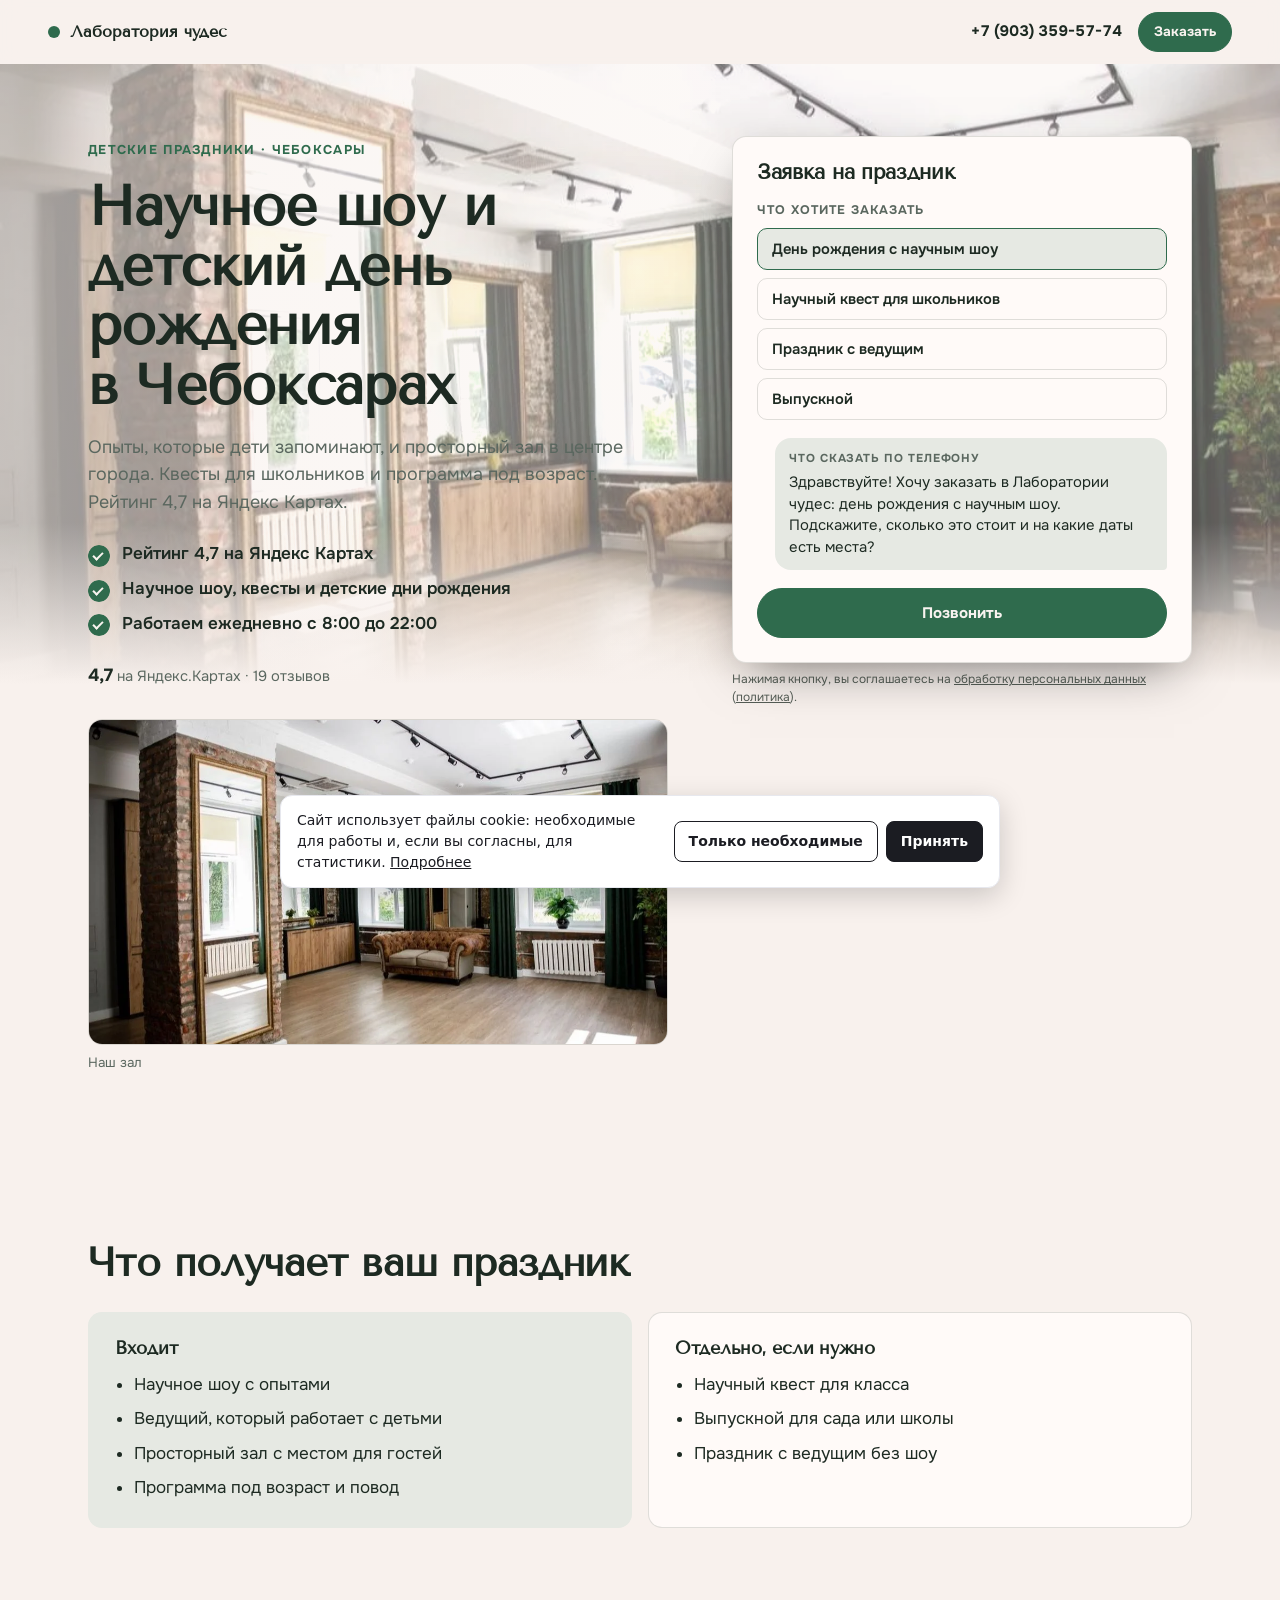
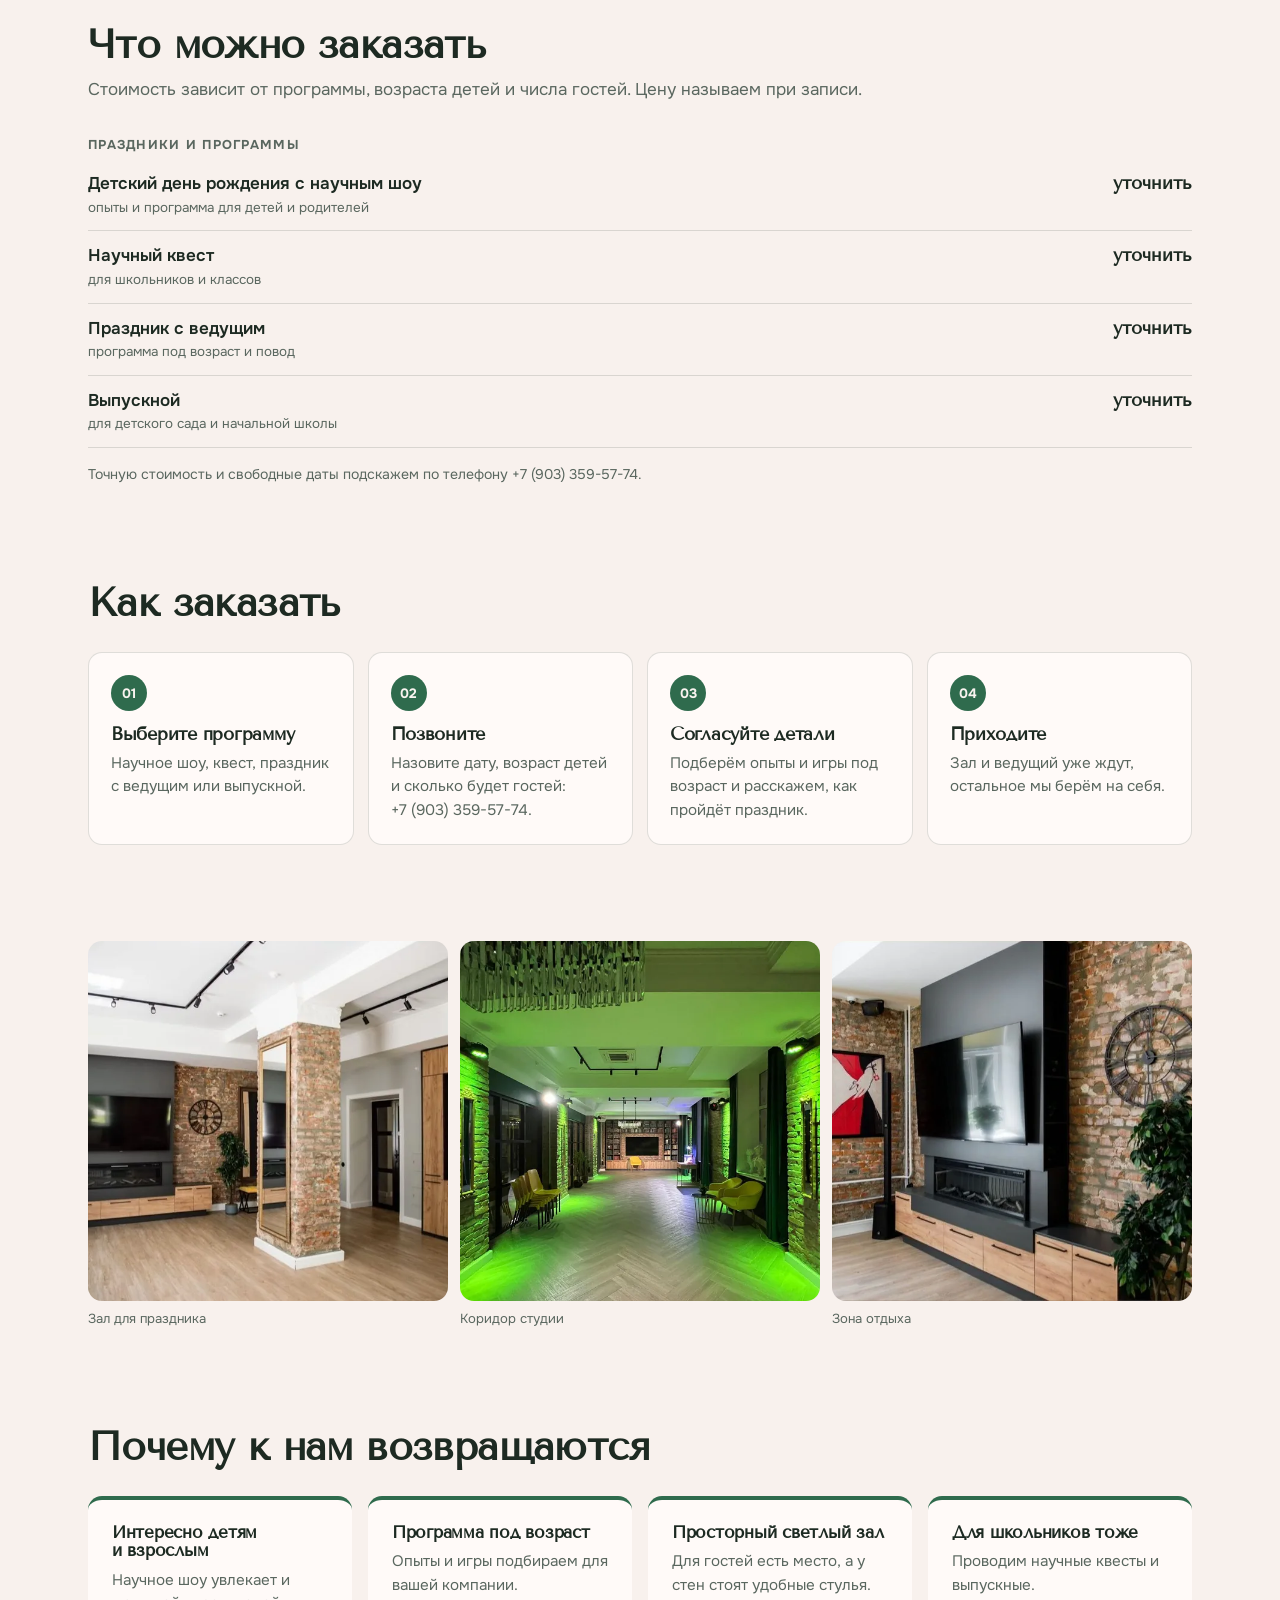
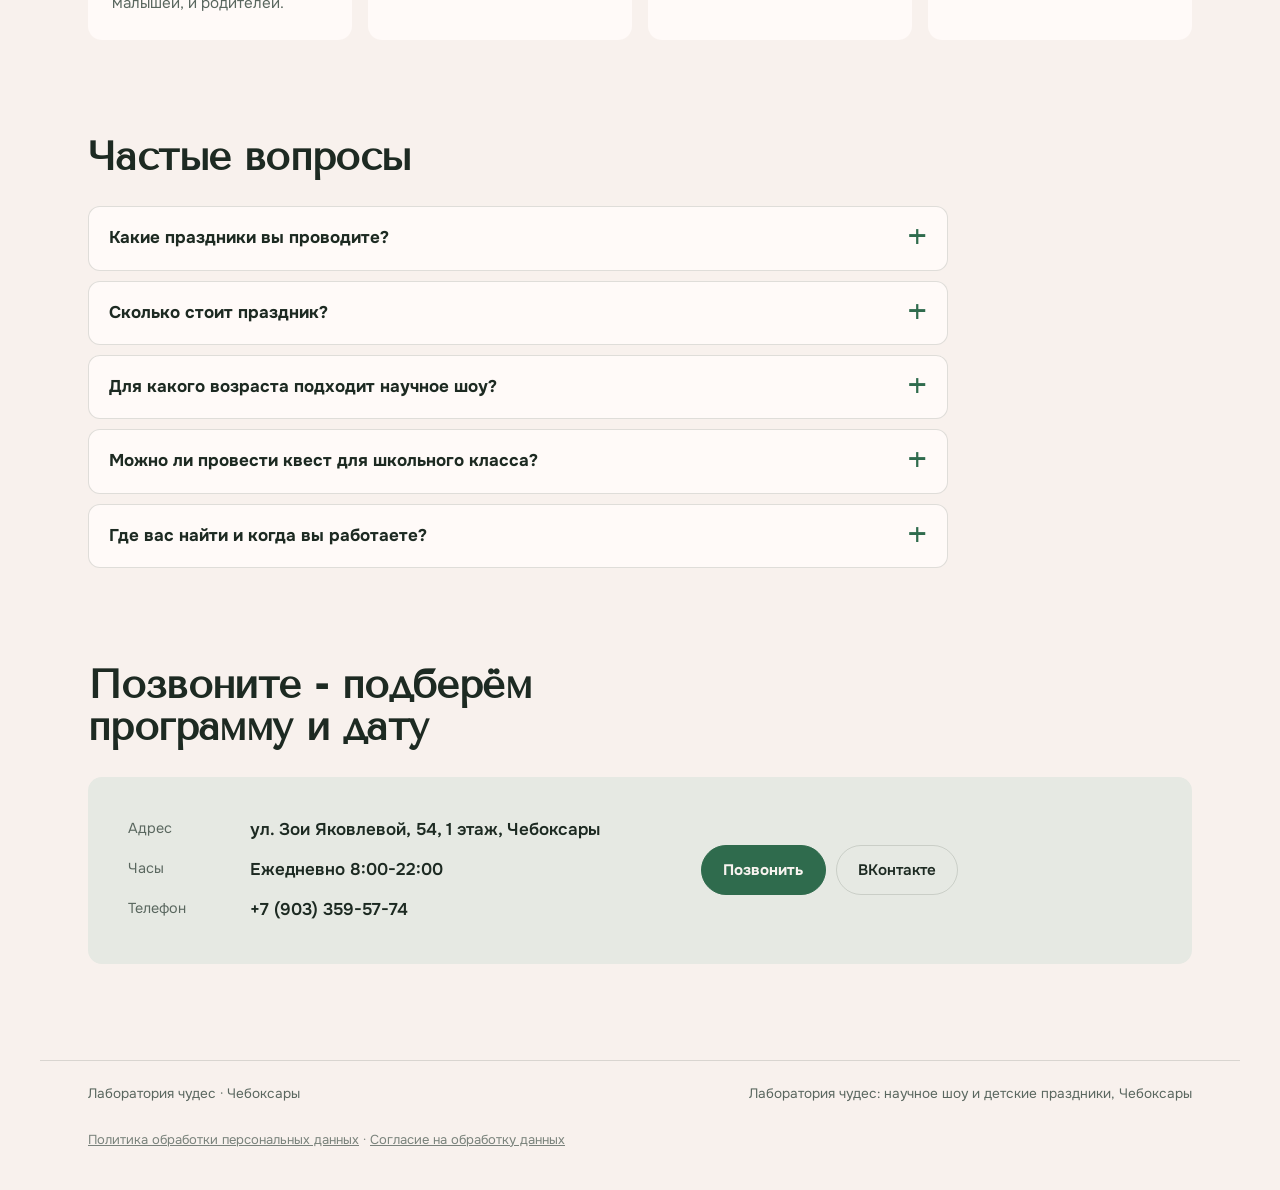
<file: index.html>
<!doctype html>
<html lang="ru">
<head>
<meta charset="utf-8">
<meta name="robots" content="noindex, nofollow" data-publish>
<meta name="viewport" content="width=device-width, initial-scale=1, viewport-fit=cover">
<title>Научное шоу и детские праздники в Чебоксарах - Лаборатория чудес</title>
<link rel="canonical" href="https://ajax55sv-cell.github.io/laboratoriya-chudes-cheboksary/">
<meta name="description" content="Лаборатория чудес в Чебоксарах: детские дни рождения с научным шоу, квесты для школьников. Улица Зои Яковлевой, 54. Звоните: +7 (903) 359-57-74.">
<meta property="og:type" content="website">
<meta property="og:title" content="Научное шоу и детские праздники в Чебоксарах - Лаборатория чудес">
<meta property="og:description" content="Лаборатория чудес в Чебоксарах: детские дни рождения с научным шоу, квесты для школьников. Улица Зои Яковлевой, 54. Звоните: +7 (903) 359-57-74.">
<meta property="og:image" content="https://ajax55sv-cell.github.io/laboratoriya-chudes-cheboksary/assets/og.jpg">
<link rel="preload" as="image" href="assets/hero.webp" fetchpriority="high">
<link rel="icon" href="data:image/svg+xml,%3Csvg xmlns=%27http://www.w3.org/2000/svg%27 viewBox=%270 0 32 32%27%3E%3Crect x=%276%27 y=%276%27 width=%2720%27 height=%2720%27 rx=%275%27 fill=%27%232f6b4d%27/%3E%3C/svg%3E">
<link rel="preconnect" href="https://fonts.googleapis.com">
<link rel="preconnect" href="https://fonts.gstatic.com" crossorigin>
<link href="https://fonts.googleapis.com/css2?family=Tenor+Sans&family=Onest:wght@400;500;600&display=swap" rel="stylesheet">
<style>
:root { --c-canvas: #f8f1ed; --c-surface: #fffaf8; --c-ink: #1d2a22; --c-ink-soft: #5a675f; --c-accent: #2f6b4d; --c-accent-ink: #f8f3ef; --c-accent-deep: #2f6b4d; --f-display: "Tenor Sans", "Trebuchet MS", "Segoe UI", system-ui, sans-serif; --f-text: "Onest", "Segoe UI", system-ui, sans-serif; --h1k: 1; }
</style>
<link rel="stylesheet" href="style-prod.css">
<style>
/* legal-add */
.legal-links{margin-top:10px;font-size:13px;opacity:.8;hyphens:none}
.legal-links a{color:inherit}
.ckn{margin:8px 0 0;font-size:12px;line-height:1.45;opacity:.75;hyphens:none}
.ckn a{color:inherit;text-decoration:underline}
.ckb{position:fixed;left:12px;right:12px;bottom:12px;z-index:9999;max-width:720px;margin:0 auto;padding:14px 16px;background:#fff;color:#1b1c22;border:1px solid #e7e8ee;border-radius:12px;box-shadow:0 8px 28px rgba(0,0,0,.18);font:400 14px/1.5 system-ui,-apple-system,"Segoe UI",Arial,sans-serif;hyphens:none;display:flex;gap:12px;align-items:center;flex-wrap:wrap}
.ckb p{margin:0;flex:1 1 280px}
.ckb a{color:inherit;text-decoration:underline}
.ckb__b{display:flex;gap:8px;flex-wrap:wrap}
.ckb button{font:inherit;font-weight:600;padding:9px 14px;border-radius:8px;border:1px solid #1b1c22;background:#fff;color:#1b1c22;cursor:pointer}
.ckb button[data-v="all"]{background:#1b1c22;color:#fff}
</style>
</head>
<body class="s-prod" id="top" data-wa="" data-tg="" data-max="">
<header class="s-bar" data-s-bar>
  <a class="s-bar__brand" href="#top"><i aria-hidden="true"></i>Лаборатория чудес</a>
  <div class="s-bar__right">
    <a class="s-bar__tel" href="tel:+79033595774">+7 (903) 359-57-74</a>
    <a class="s-btn s-btn--sm" href="#widget">Заказать</a>
  </div>
</header>
<main>
  <section class="s-hero">
    <div class="s-hero__text">
      <p class="s-eyebrow">Детские праздники · Чебоксары</p>
      <h1>Научное шоу и детский день рождения в Чебоксарах</h1>
      <p class="s-lead">Опыты, которые дети запоминают, и просторный зал в центре города. Квесты для школьников и программа под возраст. Рейтинг 4,7 на Яндекс Картах.</p>
      <ul class="s-ticks"><li>Рейтинг 4,7 на Яндекс Картах</li><li>Научное шоу, квесты и детские дни рождения</li><li>Работаем ежедневно с 8:00 до 22:00</li></ul>
      <p class="s-rating"><b>4,7</b> на Яндекс.Картах · 19 отзывов</p>
      <figure class="s-hero__photo"><img class="" src="assets/hero.webp" alt="Светлый зал для праздников с кирпичной стеной, шторами и диваном" loading="lazy" decoding="async" style="object-position:50% 50%"><figcaption>Наш зал</figcaption></figure>
    </div>
    <div class="s-hero__widget" id="widget"><form class="s-widget" data-s-calc data-base="0" data-min="0" data-min-note="минимальный заказ" data-per="{}" data-message="Здравствуйте! Хочу заказать в Лаборатории чудес: {выбор}. Подскажите, сколько это стоит и на какие даты есть места?" onsubmit="return false">
      <h2 class="s-widget__title">Заявка на праздник</h2>
      <fieldset><legend>Что хотите заказать</legend><div class="s-chips s-chips--col"><label class="s-chip s-chip--row"><input type="radio" name="ev" value="0" data-label="День рождения с научным шоу" data-price="0" checked><span>День рождения с научным шоу</span></label><label class="s-chip s-chip--row"><input type="radio" name="ev" value="1" data-label="Научный квест для школьников" data-price="0"><span>Научный квест для школьников</span></label><label class="s-chip s-chip--row"><input type="radio" name="ev" value="2" data-label="Праздник с ведущим" data-price="0"><span>Праздник с ведущим</span></label><label class="s-chip s-chip--row"><input type="radio" name="ev" value="3" data-label="Выпускной" data-price="0"><span>Выпускной</span></label></div></fieldset>
      <p class="s-total"><span>Цену назовём по телефону</span><b data-s-total>-</b></p>
      <div class="s-bubble" aria-live="polite"><span class="s-bubble__label">Что сказать по телефону</span><p data-s-bubble></p></div>
      <div class="s-send">
        <a class="s-btn s-btn--wide" href="tel:+79033595774">Позвонить</a>
        
      </div>
      </form><p class="ckn">Нажимая кнопку, вы соглашаетесь на <a href="soglasie.html">обработку персональных данных</a> (<a href="politika.html">политика</a>).</p></div>
    <figure class="s-hero__bg" aria-hidden="true"><img class="" src="assets/hero.webp" alt="Светлый зал для праздников с кирпичной стеной, шторами и диваном" decoding="async" style="object-position:50% 50%" fetchpriority="high"></figure>
  </section>

  <section class="s-section s-reveal">
    <header class="s-section__head"><h2>Что получает ваш праздник</h2></header>
    <div class="s-incl">
      <div><h3>Входит</h3><ul><li>Научное шоу с опытами</li><li>Ведущий, который работает с детьми</li><li>Просторный зал с местом для гостей</li><li>Программа под возраст и повод</li></ul></div>
      <div><h3>Отдельно, если нужно</h3><ul><li>Научный квест для класса</li><li>Выпускной для сада или школы</li><li>Праздник с ведущим без шоу</li></ul></div>
    </div>
  </section>

  <section class="s-section s-reveal" id="prices">
    <header class="s-section__head"><h2>Что можно заказать</h2><p>Стоимость зависит от программы, возраста детей и числа гостей. Цену называем при записи.</p></header>
    <div class="s-board"><div class="s-board__group">
      <h3 class="s-board__title">Праздники и программы</h3>
      <ul class="s-board__list">
        <li class="s-board__row"><span class="s-board__name">Детский день рождения с научным шоу<em>опыты и программа для детей и родителей</em></span><span class="s-board__dots" aria-hidden="true"></span><span class="s-board__price">уточнить</span></li>
        <li class="s-board__row"><span class="s-board__name">Научный квест<em>для школьников и классов</em></span><span class="s-board__dots" aria-hidden="true"></span><span class="s-board__price">уточнить</span></li>
        <li class="s-board__row"><span class="s-board__name">Праздник с ведущим<em>программа под возраст и повод</em></span><span class="s-board__dots" aria-hidden="true"></span><span class="s-board__price">уточнить</span></li>
        <li class="s-board__row"><span class="s-board__name">Выпускной<em>для детского сада и начальной школы</em></span><span class="s-board__dots" aria-hidden="true"></span><span class="s-board__price">уточнить</span></li>
      </ul>
    </div></div>
    <p class="s-note">Точную стоимость и свободные даты подскажем по телефону +7 (903) 359-57-74.</p>
  </section>

  <section class="s-section s-reveal">
    <header class="s-section__head"><h2>Как заказать</h2></header>
    <ol class="s-steps">
      <li class="s-steps__item"><span class="s-steps__n">01</span><h3>Выберите программу</h3><p>Научное шоу, квест, праздник с ведущим или выпускной.</p></li>
      <li class="s-steps__item"><span class="s-steps__n">02</span><h3>Позвоните</h3><p>Назовите дату, возраст детей и сколько будет гостей: +7 (903) 359-57-74.</p></li>
      <li class="s-steps__item"><span class="s-steps__n">03</span><h3>Согласуйте детали</h3><p>Подберём опыты и игры под возраст и расскажем, как пройдёт праздник.</p></li>
      <li class="s-steps__item"><span class="s-steps__n">04</span><h3>Приходите</h3><p>Зал и ведущий уже ждут, остальное мы берём на себя.</p></li>
    </ol>
  </section>

  <section class="s-photos s-reveal" aria-label="Фото"><figure><img class="" src="assets/a.webp" alt="Просторный зал с телевизором, кирпичными колоннами и деревянным полом" loading="lazy" decoding="async"><figcaption>Зал для праздника</figcaption></figure><figure><img class="" src="assets/b.webp" alt="Длинный коридор студии с зелёной подсветкой на кирпичных стенах" loading="lazy" decoding="async"><figcaption>Коридор студии</figcaption></figure><figure><img class="" src="assets/c.webp" alt="Гостиная зона с телевизором, камином и кирпичной стеной" loading="lazy" decoding="async"><figcaption>Зона отдыха</figcaption></figure></section>

  <section class="s-section s-reveal">
    <header class="s-section__head"><h2>Почему к нам возвращаются</h2></header>
    <ul class="s-promises">
      <li><h3>Интересно детям и взрослым</h3><p>Научное шоу увлекает и малышей, и родителей.</p></li>
      <li><h3>Программа под возраст</h3><p>Опыты и игры подбираем для вашей компании.</p></li>
      <li><h3>Просторный светлый зал</h3><p>Для гостей есть место, а у стен стоят удобные стулья.</p></li>
      <li><h3>Для школьников тоже</h3><p>Проводим научные квесты и выпускные.</p></li>
    </ul>
  </section>

  

  <section class="s-section s-reveal">
    <header class="s-section__head"><h2>Частые вопросы</h2></header>
    <div class="s-faq"><details><summary>Какие праздники вы проводите?</summary><p>Детские дни рождения с научным шоу, квесты для школьников, праздники с ведущим и выпускные.</p></details><details><summary>Сколько стоит праздник?</summary><p>Цена зависит от программы, возраста детей и числа гостей. Позвоните по номеру +7 (903) 359-57-74, и мы назовём стоимость под ваш праздник.</p></details><details><summary>Для какого возраста подходит научное шоу?</summary><p>Программу подбираем под возраст детей. Расскажите по телефону, сколько лет гостям, и мы предложим подходящие опыты.</p></details><details><summary>Можно ли провести квест для школьного класса?</summary><p>Да, у нас есть научные квесты для школьников.</p></details><details><summary>Где вас найти и когда вы работаете?</summary><p>Улица Зои Яковлевой, 54, первый этаж, Чебоксары. Работаем ежедневно с 8:00 до 22:00.</p></details></div>
  </section>

  <section class="s-section s-final s-reveal" id="contacts">
    <header class="s-section__head"><h2>Позвоните - подберём программу и дату</h2></header>
    <div class="s-contacts">
      <dl>
        <div><dt>Адрес</dt><dd>ул. Зои Яковлевой, 54, 1 этаж, Чебоксары</dd></div>
        <div><dt>Часы</dt><dd>Ежедневно 8:00-22:00</dd></div>
        <div><dt>Телефон</dt><dd><a href="tel:+79033595774">+7 (903) 359-57-74</a></dd></div>
      </dl>
      <div class="s-contacts__actions">
        <a class="s-btn" href="tel:+79033595774">Позвонить</a>
        <a class="s-btn s-btn--ghost" href="https://vk.ru/chebshow21" target="_blank" rel="noopener">ВКонтакте</a>
        
      </div>
    </div>
  </section>
</main>
<footer class="s-foot"><p>Лаборатория чудес · Чебоксары</p><p>Лаборатория чудес: научное шоу и детские праздники, Чебоксары</p><p class="legal-links"><a href="politika.html">Политика обработки персональных данных</a> · <a href="soglasie.html">Согласие на обработку данных</a></p></footer>
<nav class="s-dock" aria-label="Быстрая связь"><a class="s-btn" href="#widget">Заказать</a><a class="s-btn s-btn--ghost" href="tel:+79033595774">Позвонить</a></nav>
<script src="style.js" defer></script>
<script>
(function(){var K='cookie-choice';try{if(localStorage.getItem(K))return}catch(e){}
var b=document.createElement('div');b.className='ckb';b.setAttribute('role','dialog');b.setAttribute('aria-label','Файлы cookie');
b.innerHTML='<p>Сайт использует файлы cookie: необходимые для работы и, если вы согласны, для статистики. <a href="politika.html">Подробнее</a></p><div class="ckb__b"><button type="button" data-v="necessary">Только необходимые</button><button type="button" data-v="all">Принять</button></div>';
b.addEventListener('click',function(e){var v=e.target.getAttribute&&e.target.getAttribute('data-v');if(!v)return;try{localStorage.setItem(K,v)}catch(x){}try{document.dispatchEvent(new CustomEvent('cookie-choice',{detail:v}))}catch(x){}b.remove()});
document.body.appendChild(b)})();
</script>
<!-- legal-add -->
</body>
</html>
</file>
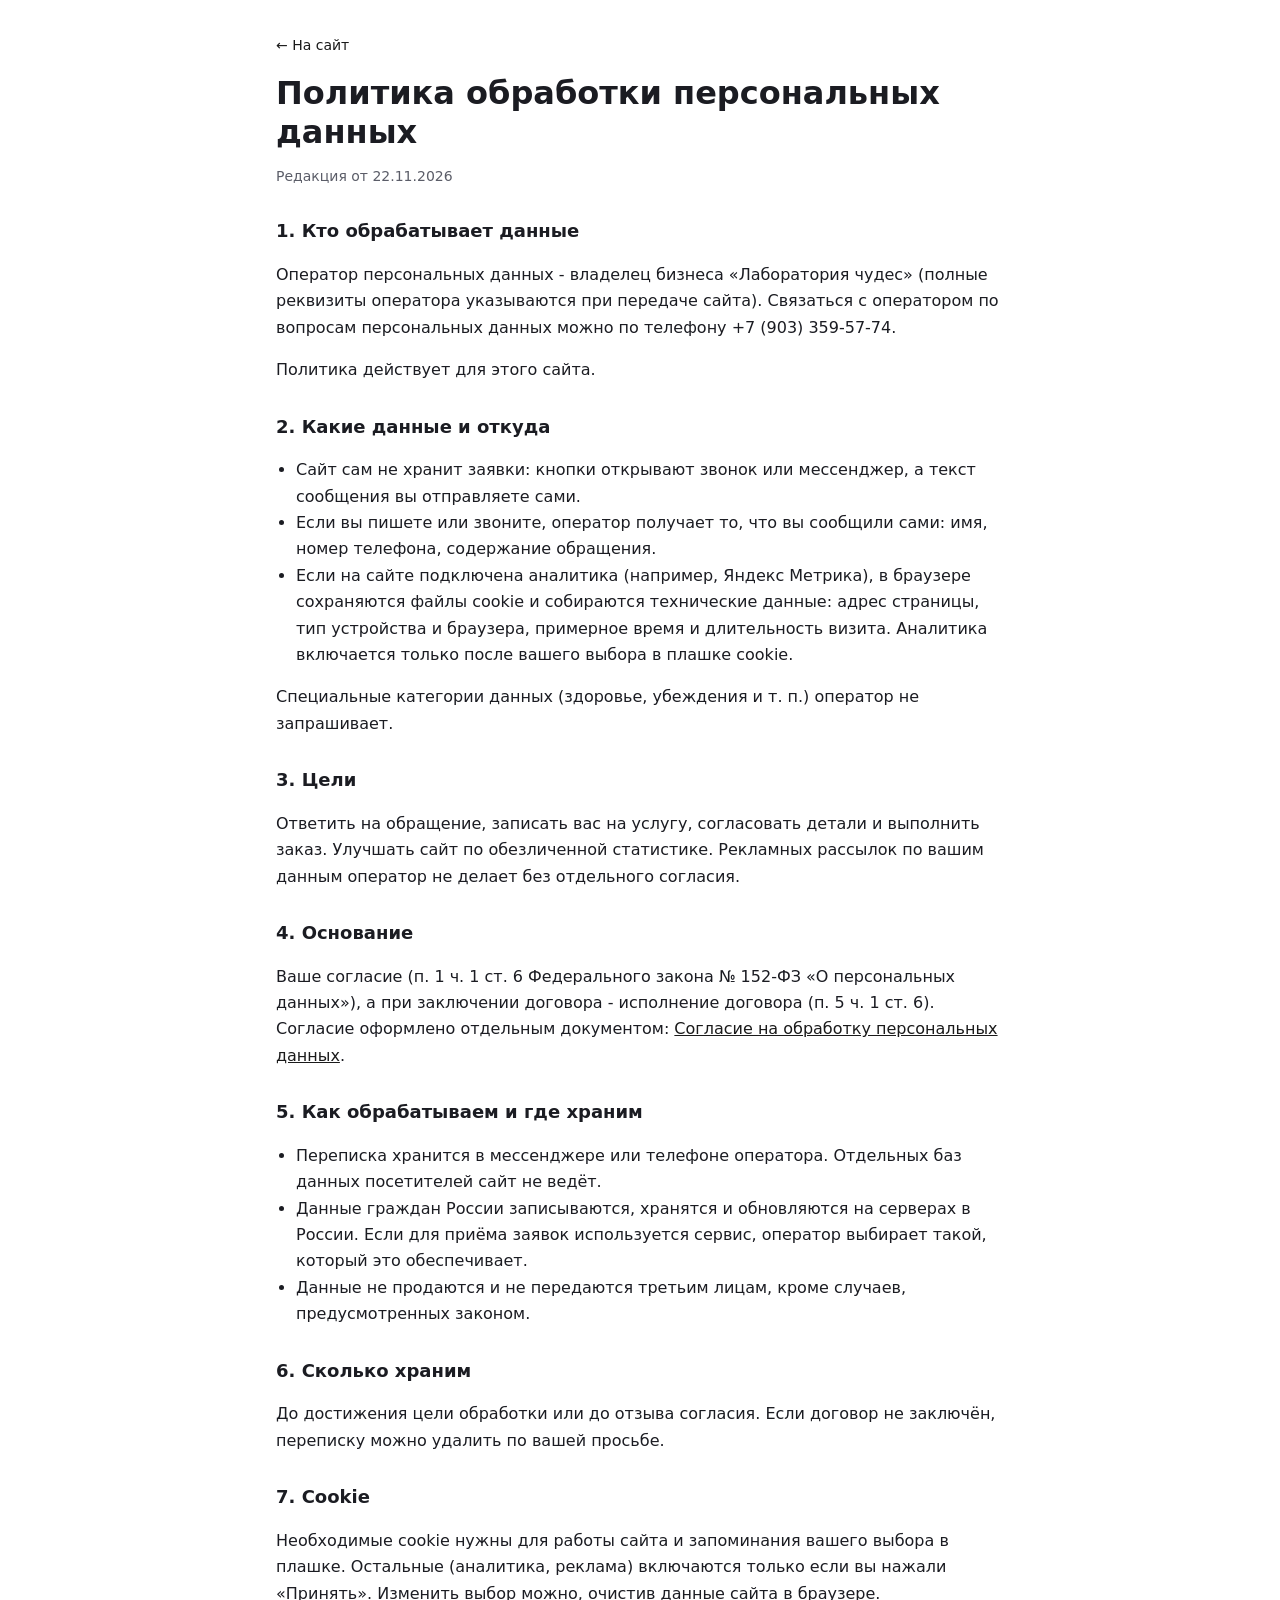
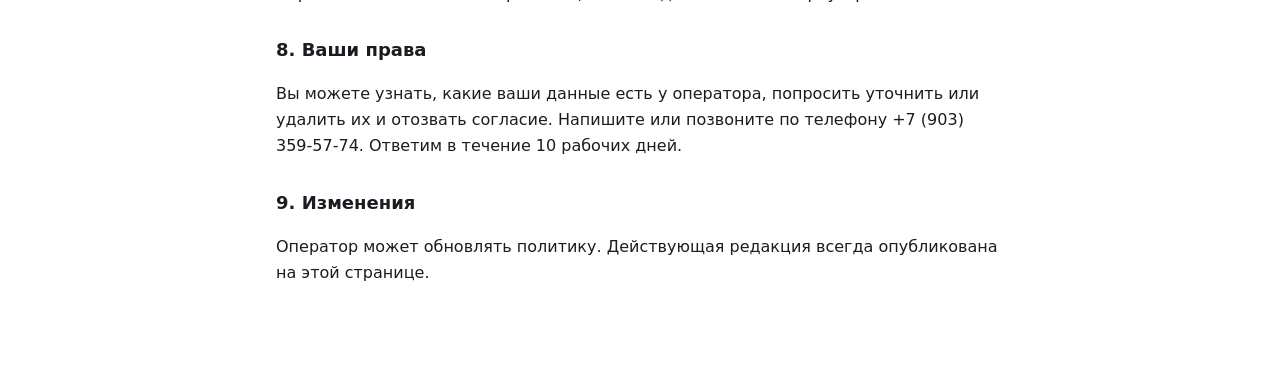
<file: politika.html>
<!doctype html>
<html lang="ru">
<head>
<meta charset="utf-8">
<meta name="viewport" content="width=device-width, initial-scale=1">
<title>Политика обработки персональных данных - Лаборатория чудес</title>
<style>:root{--accent:#1a1a1a;--ink:#1b1c22;--ink-2:#5b5d68;--line:#e7e8ee}
*{box-sizing:border-box}
html,body,h1,h2,p,li{hyphens:none;-webkit-hyphens:none}
body{margin:0;background:#fff;color:var(--ink);font:400 16px/1.65 system-ui,-apple-system,"Segoe UI",Arial,sans-serif}
main{max-width:760px;margin:0 auto;padding:32px 16px 64px}
a{color:var(--accent)}
h1{font-size:clamp(24px,4vw,32px);line-height:1.2;margin:16px 0 6px}
h2{font-size:18px;margin:28px 0 8px}
.muted{color:var(--ink-2);font-size:14px}
.back{font-size:14px;text-decoration:none}
ul{padding-left:20px}</style>
</head>
<body>
<main>
<a class="back" href="./">← На сайт</a>
<h1>Политика обработки персональных данных</h1>
<p class="muted">Редакция от 22.11.2026</p>

<h2>1. Кто обрабатывает данные</h2>
<p>Оператор персональных данных - владелец бизнеса «Лаборатория чудес» (полные реквизиты оператора указываются при передаче сайта). Связаться с оператором по вопросам персональных данных можно по телефону +7 (903) 359-57-74.</p>
<p>Политика действует для этого сайта.</p>

<h2>2. Какие данные и откуда</h2>
<ul>
<li>Сайт сам не хранит заявки: кнопки открывают звонок или мессенджер, а текст сообщения вы отправляете сами.</li>
<li>Если вы пишете или звоните, оператор получает то, что вы сообщили сами: имя, номер телефона, содержание обращения.</li>
<li>Если на сайте подключена аналитика (например, Яндекс Метрика), в браузере сохраняются файлы cookie и собираются технические данные: адрес страницы, тип устройства и браузера, примерное время и длительность визита. Аналитика включается только после вашего выбора в плашке cookie.</li>
</ul>
<p>Специальные категории данных (здоровье, убеждения и т. п.) оператор не запрашивает.</p>

<h2>3. Цели</h2>
<p>Ответить на обращение, записать вас на услугу, согласовать детали и выполнить заказ. Улучшать сайт по обезличенной статистике. Рекламных рассылок по вашим данным оператор не делает без отдельного согласия.</p>

<h2>4. Основание</h2>
<p>Ваше согласие (п. 1 ч. 1 ст. 6 Федерального закона № 152-ФЗ «О персональных данных»), а при заключении договора - исполнение договора (п. 5 ч. 1 ст. 6). Согласие оформлено отдельным документом: <a href="soglasie.html">Согласие на обработку персональных данных</a>.</p>

<h2>5. Как обрабатываем и где храним</h2>
<ul>
<li>Переписка хранится в мессенджере или телефоне оператора. Отдельных баз данных посетителей сайт не ведёт.</li>
<li>Данные граждан России записываются, хранятся и обновляются на серверах в России. Если для приёма заявок используется сервис, оператор выбирает такой, который это обеспечивает.</li>
<li>Данные не продаются и не передаются третьим лицам, кроме случаев, предусмотренных законом.</li>
</ul>

<h2>6. Сколько храним</h2>
<p>До достижения цели обработки или до отзыва согласия. Если договор не заключён, переписку можно удалить по вашей просьбе.</p>

<h2>7. Cookie</h2>
<p>Необходимые cookie нужны для работы сайта и запоминания вашего выбора в плашке. Остальные (аналитика, реклама) включаются только если вы нажали «Принять». Изменить выбор можно, очистив данные сайта в браузере.</p>

<h2>8. Ваши права</h2>
<p>Вы можете узнать, какие ваши данные есть у оператора, попросить уточнить или удалить их и отозвать согласие. Напишите или позвоните по телефону +7 (903) 359-57-74. Ответим в течение 10 рабочих дней.</p>

<h2>9. Изменения</h2>
<p>Оператор может обновлять политику. Действующая редакция всегда опубликована на этой странице.</p>

</main>
</body>
</html>
</file>
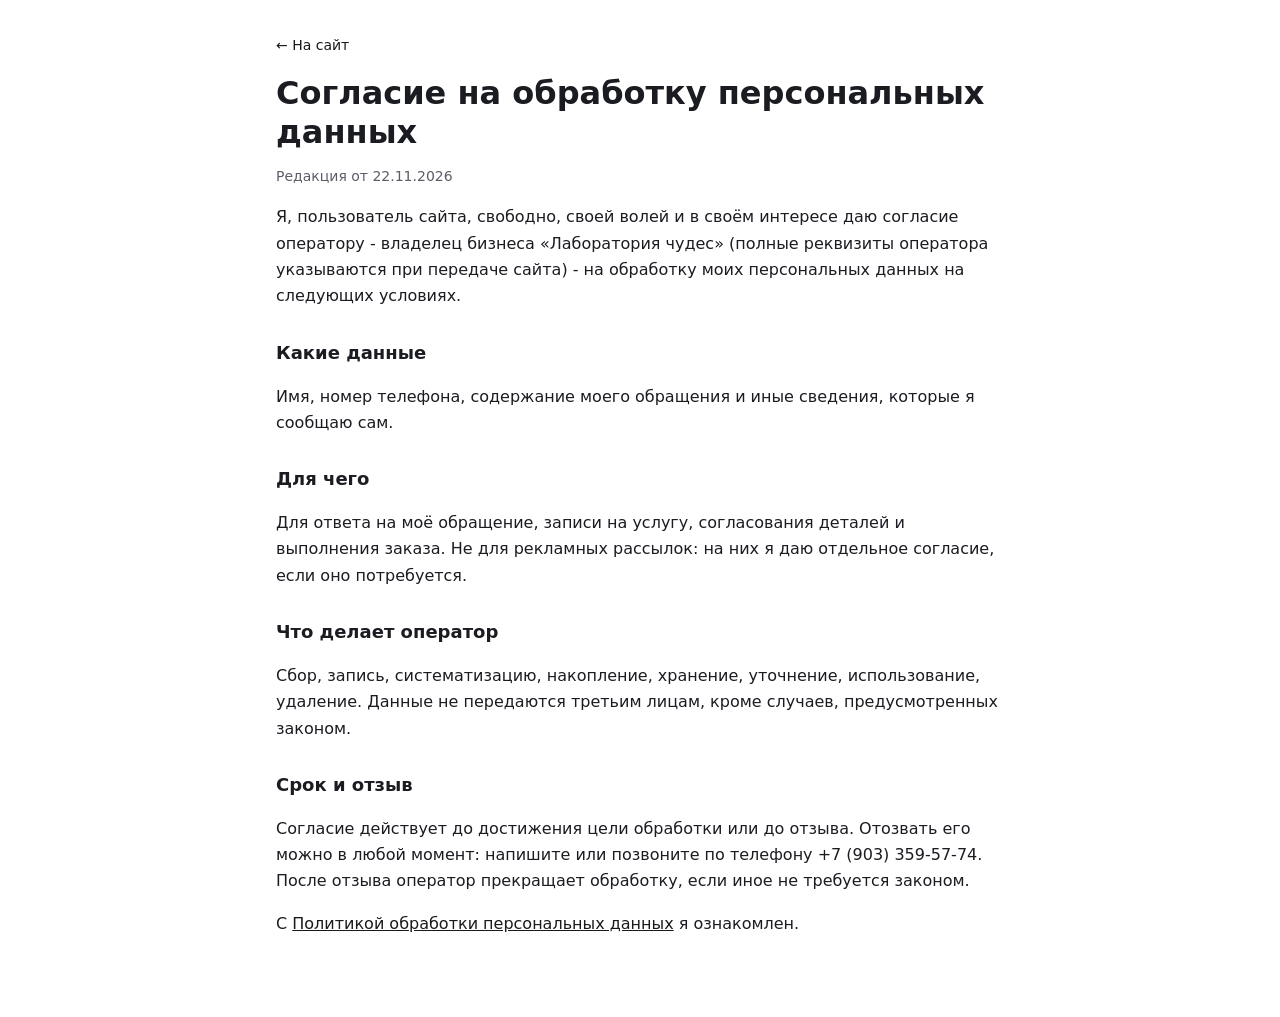
<file: soglasie.html>
<!doctype html>
<html lang="ru">
<head>
<meta charset="utf-8">
<meta name="viewport" content="width=device-width, initial-scale=1">
<title>Согласие на обработку персональных данных - Лаборатория чудес</title>
<style>:root{--accent:#1a1a1a;--ink:#1b1c22;--ink-2:#5b5d68;--line:#e7e8ee}
*{box-sizing:border-box}
html,body,h1,h2,p,li{hyphens:none;-webkit-hyphens:none}
body{margin:0;background:#fff;color:var(--ink);font:400 16px/1.65 system-ui,-apple-system,"Segoe UI",Arial,sans-serif}
main{max-width:760px;margin:0 auto;padding:32px 16px 64px}
a{color:var(--accent)}
h1{font-size:clamp(24px,4vw,32px);line-height:1.2;margin:16px 0 6px}
h2{font-size:18px;margin:28px 0 8px}
.muted{color:var(--ink-2);font-size:14px}
.back{font-size:14px;text-decoration:none}
ul{padding-left:20px}</style>
</head>
<body>
<main>
<a class="back" href="./">← На сайт</a>
<h1>Согласие на обработку персональных данных</h1>
<p class="muted">Редакция от 22.11.2026</p>

<p>Я, пользователь сайта, свободно, своей волей и в своём интересе даю согласие оператору - владелец бизнеса «Лаборатория чудес» (полные реквизиты оператора указываются при передаче сайта) - на обработку моих персональных данных на следующих условиях.</p>

<h2>Какие данные</h2>
<p>Имя, номер телефона, содержание моего обращения и иные сведения, которые я сообщаю сам.</p>

<h2>Для чего</h2>
<p>Для ответа на моё обращение, записи на услугу, согласования деталей и выполнения заказа. Не для рекламных рассылок: на них я даю отдельное согласие, если оно потребуется.</p>

<h2>Что делает оператор</h2>
<p>Сбор, запись, систематизацию, накопление, хранение, уточнение, использование, удаление. Данные не передаются третьим лицам, кроме случаев, предусмотренных законом.</p>

<h2>Срок и отзыв</h2>
<p>Согласие действует до достижения цели обработки или до отзыва. Отозвать его можно в любой момент: напишите или позвоните по телефону +7 (903) 359-57-74. После отзыва оператор прекращает обработку, если иное не требуется законом.</p>

<p>С <a href="politika.html">Политикой обработки персональных данных</a> я ознакомлен.</p>

</main>
</body>
</html>
</file>
<file: style-prod.css>
/* Стиль «Продающий»: лендинг под заявки. Главная деталь – калькулятор или онлайн-запись на первом экране
   и живое «сообщение-превью», которое уходит владельцу в мессенджер. Цвета и шрифты – из палитры ниши. */
*, *::before, *::after { box-sizing: border-box; }
:root {
  --hair: color-mix(in srgb, var(--c-ink) 14%, transparent);
  --tint: color-mix(in srgb, var(--c-accent) 12%, var(--c-surface));
  --wrap: 1200px; --gut: clamp(16px, 4vw, 48px);
  --r: 14px;
  --shadow: 0 18px 50px -18px color-mix(in srgb, #000 55%, transparent);
}
html { scroll-behavior: smooth; -webkit-text-size-adjust: 100%; overflow-x: clip; }
body { margin: 0; background: var(--c-canvas); color: var(--c-ink); font: 400 17px/1.55 var(--f-text); -webkit-font-smoothing: antialiased; }
img { display: block; max-width: 100%; }
a { color: inherit; }
h1, h2, h3 { font-family: var(--f-display); font-weight: 700; line-height: 1.06; margin: 0; letter-spacing: -.015em; text-wrap: balance; }
p { margin: 0; }
fieldset { border: 0; margin: 0; padding: 0; min-width: 0; }
:focus-visible { outline: 2px solid var(--c-accent); outline-offset: 3px; border-radius: 4px; }

.s-btn { display: inline-flex; align-items: center; justify-content: center; min-height: 50px; padding: 0 1.4em; border-radius: 999px;
  background: var(--c-accent); color: var(--c-accent-ink); font: 700 .95rem/1.1 var(--f-text); text-decoration: none; border: 1px solid var(--c-accent);
  text-align: center; transition: filter .2s ease, transform .2s ease; cursor: pointer; }
.s-btn:hover { filter: brightness(1.07); }
.s-btn:active { transform: translateY(1px); }
.s-btn--sm { min-height: 40px; padding: 0 1.1em; font-size: .85rem; }
.s-btn--ghost { background: transparent; color: var(--c-ink); border-color: var(--hair); font-weight: 600; }
.s-btn--wide { flex: 1; }

/* шапка */
.s-bar { position: sticky; top: 0; z-index: 30; display: flex; align-items: center; justify-content: space-between; gap: 16px;
  padding: 10px var(--gut); background: color-mix(in srgb, var(--c-canvas) 88%, transparent); -webkit-backdrop-filter: blur(10px); backdrop-filter: blur(10px); }
.s-bar.is-scrolled { box-shadow: 0 1px 0 var(--hair); }
.s-bar__brand { font: 700 1rem/1 var(--f-display); text-decoration: none; display: inline-flex; align-items: center; gap: .6em; min-height: 44px; white-space: nowrap; min-width: 0; }
.s-bar__brand i { width: .75em; height: .75em; border-radius: 50%; background: var(--c-accent); }
.s-bar__right { display: flex; align-items: center; gap: 16px; }
.s-bar__tel { text-decoration: none; font-weight: 700; font-size: .95rem; font-variant-numeric: tabular-nums; }

main { max-width: var(--wrap); margin: 0 auto; padding: 0 var(--gut); }

/* первый экран: текст слева, виджет справа, фото ниши – приглушённым фоном */
.s-hero { position: relative; display: grid; grid-template-columns: minmax(0, 1fr) minmax(0, 460px); gap: clamp(28px, 5vw, 64px); align-items: start;
  padding: clamp(32px, 6vw, 72px) 0 clamp(40px, 6vw, 72px); isolation: isolate; }
.s-hero__bg { position: absolute; z-index: -1; margin: 0; top: 0; left: calc(50% - 50vw); width: 100vw; height: min(78%, 620px); overflow: hidden; }
.s-hero__bg img { width: 100%; height: 100%; object-fit: cover; opacity: .3; filter: saturate(.85); }
.s-hero__bg::after { content: ""; position: absolute; inset: 0; background: linear-gradient(180deg, color-mix(in srgb, var(--c-canvas) 40%, transparent), var(--c-canvas) 96%); }
/* фото бизнеса крупно в левой колонке: владелец узнаёт своё место с первого экрана */
.s-hero__photo { margin: 30px 0 0; }
.s-hero__photo img { width: 100%; aspect-ratio: 16 / 9; object-fit: cover; border-radius: var(--r); border: 1px solid var(--hair); }
.s-hero__photo figcaption { margin-top: 8px; font-size: .84rem; color: var(--c-ink-soft); }
.s-eyebrow { display: inline-block; font-size: .8rem; font-weight: 700; letter-spacing: .1em; text-transform: uppercase; color: var(--c-accent-deep, var(--c-accent)); margin-bottom: 16px; }
.s-hero h1 { font-size: calc(clamp(2.1rem, 4.4vw, 3.7rem) * var(--h1k, 1)); overflow-wrap: normal; hyphens: none; }
.s-lead { margin-top: 18px; font-size: 1.12rem; color: var(--c-ink-soft); max-width: 32em; }
.s-ticks { list-style: none; margin: 26px 0 0; padding: 0; display: grid; gap: 12px; }
.s-ticks li { position: relative; padding-left: 34px; font-weight: 600; line-height: 1.35; }
.s-ticks li::before { content: ""; position: absolute; left: 0; top: .1em; width: 22px; height: 22px; border-radius: 50%; background: var(--c-accent);
  -webkit-mask: radial-gradient(circle, #000 0 100%); }
.s-ticks li::after { content: ""; position: absolute; left: 7px; top: calc(.1em + 5px); width: 6px; height: 10px; border: solid var(--c-accent-ink); border-width: 0 2px 2px 0; transform: rotate(45deg); }
.s-rating { margin-top: 26px; font-size: .92rem; color: var(--c-ink-soft); }
.s-rating b { color: var(--c-ink); font-size: 1.1rem; }

/* виджет */
.s-hero__widget { position: sticky; top: 76px; }
.s-widget { background: var(--c-surface); border-radius: var(--r); padding: 24px; box-shadow: var(--shadow); display: grid; gap: 18px; border: 1px solid var(--hair); }
.s-widget__title { font-size: 1.3rem; }
.s-widget legend, .s-range label { font-size: .78rem; font-weight: 700; letter-spacing: .08em; text-transform: uppercase; color: var(--c-ink-soft); margin-bottom: 8px; padding: 0; }
.s-chips { display: flex; flex-wrap: wrap; gap: 8px; }
.s-chips--col { flex-direction: column; flex-wrap: nowrap; }
.s-chip { position: relative; display: inline-flex; align-items: center; gap: 10px; min-height: 42px; padding: 8px 14px; border-radius: 10px; border: 1px solid var(--hair);
  cursor: pointer; font-size: .92rem; font-weight: 600; transition: border-color .15s ease, background-color .15s ease; }
.s-chip--row { justify-content: space-between; }
.s-chip--row b { font-weight: 700; white-space: nowrap; font-variant-numeric: tabular-nums; }
.s-chip--row b small { font-weight: 500; color: var(--c-ink-soft); }
.s-chip__p { font-weight: 500; font-size: .8rem; color: var(--c-ink-soft); white-space: nowrap; }
.s-chip input { position: absolute; opacity: 0; pointer-events: none; }
.s-chip:has(input:checked) { border-color: var(--c-accent); background: var(--tint); }
.s-chip:has(input:focus-visible) { outline: 2px solid var(--c-accent); outline-offset: 2px; }
.s-chip[aria-disabled="true"] { opacity: .4; cursor: default; }
.s-check { display: flex; align-items: center; gap: 10px; font-weight: 600; font-size: .92rem; cursor: pointer; }
.s-check input { width: 20px; height: 20px; accent-color: var(--c-accent); }
.s-check b { margin-left: auto; font-variant-numeric: tabular-nums; }
.s-range { display: grid; gap: 6px; }
.s-range label { display: flex; justify-content: space-between; margin: 0; }
.s-range label b { color: var(--c-ink); font-size: 1rem; font-weight: 700; letter-spacing: 0; text-transform: none; font-variant-numeric: tabular-nums; }
.s-range input { width: 100%; accent-color: var(--c-accent); height: 28px; }
.s-total { display: flex; align-items: baseline; justify-content: space-between; gap: 12px; padding-top: 14px; border-top: 1px solid var(--hair); }
.s-total span { color: var(--c-ink-soft); font-weight: 600; }
.s-total b { font: 700 1.9rem/1 var(--f-display); font-variant-numeric: tabular-nums; color: var(--c-accent); }

/* сообщение-превью: пузырь чата */
.s-bubble { position: relative; background: var(--tint); border-radius: 16px 16px 4px 16px; padding: 12px 14px; margin-left: 18px; }
.s-bubble__label { display: block; font-size: .72rem; font-weight: 700; letter-spacing: .08em; text-transform: uppercase; color: var(--c-ink-soft); margin-bottom: 4px; }
.s-bubble p { font-size: .93rem; line-height: 1.45; }
.s-send { display: flex; gap: 8px; }
.s-send__note { font-size: .82rem; color: var(--c-accent-deep, var(--c-accent)); }
.s-demo { font-size: .78rem; color: var(--c-ink-soft); }

/* секции */
.s-section { padding: clamp(56px, 8vw, 96px) 0 0; }
.s-section__head { display: grid; gap: 10px; margin-bottom: 28px; max-width: 46em; }
.s-section__head h2 { font-size: clamp(1.7rem, 3.2vw, 2.5rem); }
.s-section__head p { color: var(--c-ink-soft); }
.s-note { margin-top: 16px; font-size: .88rem; color: var(--c-ink-soft); max-width: 52em; }

.s-incl { display: grid; grid-template-columns: 1fr 1fr; gap: 16px; }
.s-incl > div { background: var(--c-surface); border-radius: var(--r); padding: 26px; border: 1px solid var(--hair); }
.s-incl > div:first-child { background: var(--tint); border-color: transparent; }
.s-incl h3 { font-size: 1.1rem; margin-bottom: 14px; }
.s-incl ul { margin: 0; padding-left: 1.1em; display: grid; gap: 8px; }

.s-board { display: grid; grid-template-columns: repeat(auto-fit, minmax(min(100%, 420px), 1fr)); gap: 12px 56px; }
.s-board__title { font: 700 .8rem var(--f-text); letter-spacing: .1em; text-transform: uppercase; color: var(--c-ink-soft); margin: 6px 0; }
.s-board__list { list-style: none; margin: 0; padding: 0; }
.s-board__row { display: flex; align-items: baseline; gap: 10px; padding: 12px 0; border-bottom: 1px solid var(--hair); }
.s-board__name { font-weight: 600; }
.s-board__name em { display: block; font-style: normal; font-size: .84rem; color: var(--c-ink-soft); font-weight: 400; }
.s-board__dots { flex: 1; }
.s-board__price { font: 700 1.1rem/1 var(--f-display); font-variant-numeric: tabular-nums; white-space: nowrap; }
.s-board__price small { font: 500 .78rem var(--f-text); color: var(--c-ink-soft); }

.s-steps { list-style: none; margin: 0; padding: 0; display: grid; grid-template-columns: repeat(auto-fit, minmax(min(100%, 170px), 1fr)); gap: 14px; }
.s-steps__item { background: var(--c-surface); border-radius: var(--r); padding: 22px; border: 1px solid var(--hair); }
.s-steps__n { display: inline-grid; place-items: center; width: 36px; height: 36px; border-radius: 50%; background: var(--c-accent); color: var(--c-accent-ink); font: 700 .85rem var(--f-text); }
.s-steps h3 { font-size: 1.1rem; margin-top: 14px; overflow-wrap: normal; hyphens: none; }
.s-steps__item { min-width: 0; }
.s-steps p { margin-top: 8px; color: var(--c-ink-soft); font-size: .95rem; }

.s-photos { display: grid; grid-template-columns: repeat(3, 1fr); gap: 12px; padding-top: clamp(56px, 8vw, 96px); }
.s-photos figure { margin: 0; }
.s-photos img { width: 100%; aspect-ratio: 1 / 1; object-fit: cover; border-radius: var(--r); }
.s-photos figcaption { font-size: .82rem; color: var(--c-ink-soft); margin-top: 8px; }

.s-promises { list-style: none; margin: 0; padding: 0; display: grid; grid-template-columns: repeat(auto-fit, minmax(min(100%, 260px), 1fr)); gap: 16px; }
.s-promises li { border-radius: var(--r); padding: 24px; background: var(--c-surface); border-top: 4px solid var(--c-accent); display: grid; gap: 8px; align-content: start; }
.s-promises h3 { font-size: 1.08rem; }
.s-promises p { color: var(--c-ink-soft); font-size: .95rem; }

.s-reviews { list-style: none; margin: 0; padding: 0; display: grid; grid-template-columns: repeat(auto-fit, minmax(min(100%, 280px), 1fr)); gap: 16px; }
.s-reviews li { background: var(--c-surface); border-radius: var(--r); padding: 24px; display: grid; gap: 14px; align-content: start; border: 1px solid var(--hair); }
.s-reviews blockquote { margin: 0; font-size: 1.02rem; }
.s-reviews__who { font-size: .85rem; color: var(--c-ink-soft); }
.s-section__head--reviews { max-width: none; }
.s-reviews__rating { display: flex; flex-wrap: wrap; align-items: center; gap: 6px 12px; color: var(--c-ink-soft); font-size: .95rem; }
.s-reviews__num { font-weight: 700; font-size: 1.4rem; color: var(--c-ink); }
.s-reviews__stars { --r: 5; display: inline-block; width: 5em; height: 1em; font-size: .95rem; line-height: 1; letter-spacing: .05em; white-space: nowrap; color: color-mix(in srgb, var(--c-ink) 18%, transparent); position: relative; }
.s-reviews__stars::before { content: "★★★★★"; }
.s-reviews__stars::after { content: "★★★★★"; position: absolute; inset: 0; width: calc(var(--r) / 5 * 100%); overflow: hidden; color: var(--c-accent); }
.s-reviews__all { color: var(--c-ink); text-underline-offset: 3px; }
.s-reviews__all:hover { color: var(--c-accent-deep, var(--c-accent)); }

.s-faq { display: grid; gap: 10px; max-width: 860px; }
.s-faq details { background: var(--c-surface); border-radius: 12px; border: 1px solid var(--hair); }
.s-faq summary { cursor: pointer; list-style: none; padding: 18px 52px 18px 20px; font-weight: 700; position: relative; }
.s-faq summary::-webkit-details-marker { display: none; }
.s-faq summary::after { content: "+"; position: absolute; right: 20px; top: 50%; transform: translateY(-50%); font: 700 1.4rem/1 var(--f-display); color: var(--c-accent); }
.s-faq details[open] summary::after { content: "–"; }
.s-faq details p { padding: 0 20px 18px; color: var(--c-ink-soft); }

.s-contacts { display: grid; grid-template-columns: 1.2fr 1fr; gap: 32px; background: var(--tint); border-radius: var(--r); padding: clamp(22px, 4vw, 40px); align-items: center; }
.s-contacts dl { margin: 0; display: grid; gap: 14px; }
.s-contacts dl div { display: grid; grid-template-columns: 110px 1fr; gap: 12px; }
.s-contacts dt { color: var(--c-ink-soft); font-size: .9rem; }
.s-contacts dd { margin: 0; font-weight: 600; }
.s-contacts dd a { text-decoration: none; }
.s-contacts__actions { display: flex; flex-wrap: wrap; gap: 10px; }

.s-foot { max-width: var(--wrap); margin: clamp(56px, 8vw, 96px) auto 0; padding: 22px var(--gut) 40px; border-top: 1px solid var(--hair);
  display: flex; justify-content: space-between; gap: 16px; font-size: .85rem; color: var(--c-ink-soft); flex-wrap: wrap; }
.s-dock { display: none; }
.s-slot { border-bottom: 1px dashed currentColor; opacity: .75; white-space: nowrap; }

@media (prefers-reduced-motion: no-preference) {
  .s-reveal { opacity: 0; transform: translateY(14px); transition: opacity .5s ease, transform .5s cubic-bezier(.2, .7, .2, 1); }
  .s-reveal.is-in { opacity: 1; transform: none; }
  .s-hero__text, .s-hero__widget { animation: s-rise .6s cubic-bezier(.2, .7, .2, 1) both; }
  .s-hero__widget { animation-delay: .1s; }
}
@keyframes s-rise { from { opacity: 0; transform: translateY(12px); } }

@media (max-width: 960px) {
  .s-hero { grid-template-columns: 1fr; }
  .s-hero__widget { position: static; }
  .s-hero__bg { height: 420px; }
  .s-hero__photo { display: none; }
  .s-incl, .s-contacts { grid-template-columns: 1fr; }
}
@media (max-width: 640px) {
  body { font-size: 16px; padding-bottom: 76px; }
  .s-bar__tel { display: none; }
  .s-bar { gap: 10px; }
  .s-bar__brand { font-size: .92rem; overflow: hidden; text-overflow: ellipsis; }
  .s-bar .s-btn--sm { white-space: nowrap; font-size: .78rem; padding: 0 .8em; flex-shrink: 0; }
  .s-widget { padding: 18px; }
  .s-steps { grid-template-columns: 1fr; }
  .s-photos { grid-template-columns: 1fr 1fr; }
  .s-photos figure:first-child { grid-column: 1 / -1; }
  .s-photos figure:first-child img { aspect-ratio: 16 / 10; }
  .s-contacts dl div { grid-template-columns: 1fr; gap: 2px; }
  .s-send { flex-direction: column; }
  .s-dock { display: flex; gap: 8px; position: fixed; z-index: 40; left: 0; right: 0; bottom: 0; padding: 10px 12px calc(10px + env(safe-area-inset-bottom));
    background: color-mix(in srgb, var(--c-canvas) 92%, transparent); -webkit-backdrop-filter: blur(10px); backdrop-filter: blur(10px); box-shadow: 0 -1px 0 var(--hair); }
  .s-dock .s-btn { flex: 1; min-height: 48px; font-size: .88rem; padding: 0 .9em; white-space: nowrap; }
  .s-dock .s-btn:first-child { flex: 1.7; }
}

/* night-pb */
html, body, h1, h2, h3, p, li { hyphens: none; -webkit-hyphens: none; }
.nw { white-space: nowrap; }
html, body { overflow-x: clip; }
.s-hero__bg img { opacity: .6; filter: brightness(1.12); }
.s-hero__bg::after { background: linear-gradient(90deg, color-mix(in srgb, var(--c-canvas) 45%, transparent) 0%, color-mix(in srgb, var(--c-canvas) 18%, transparent) 38%, transparent 62%), linear-gradient(180deg, transparent 0%, transparent 74%, var(--c-canvas) 100%); }

.s-total { display: none; }
</file>
